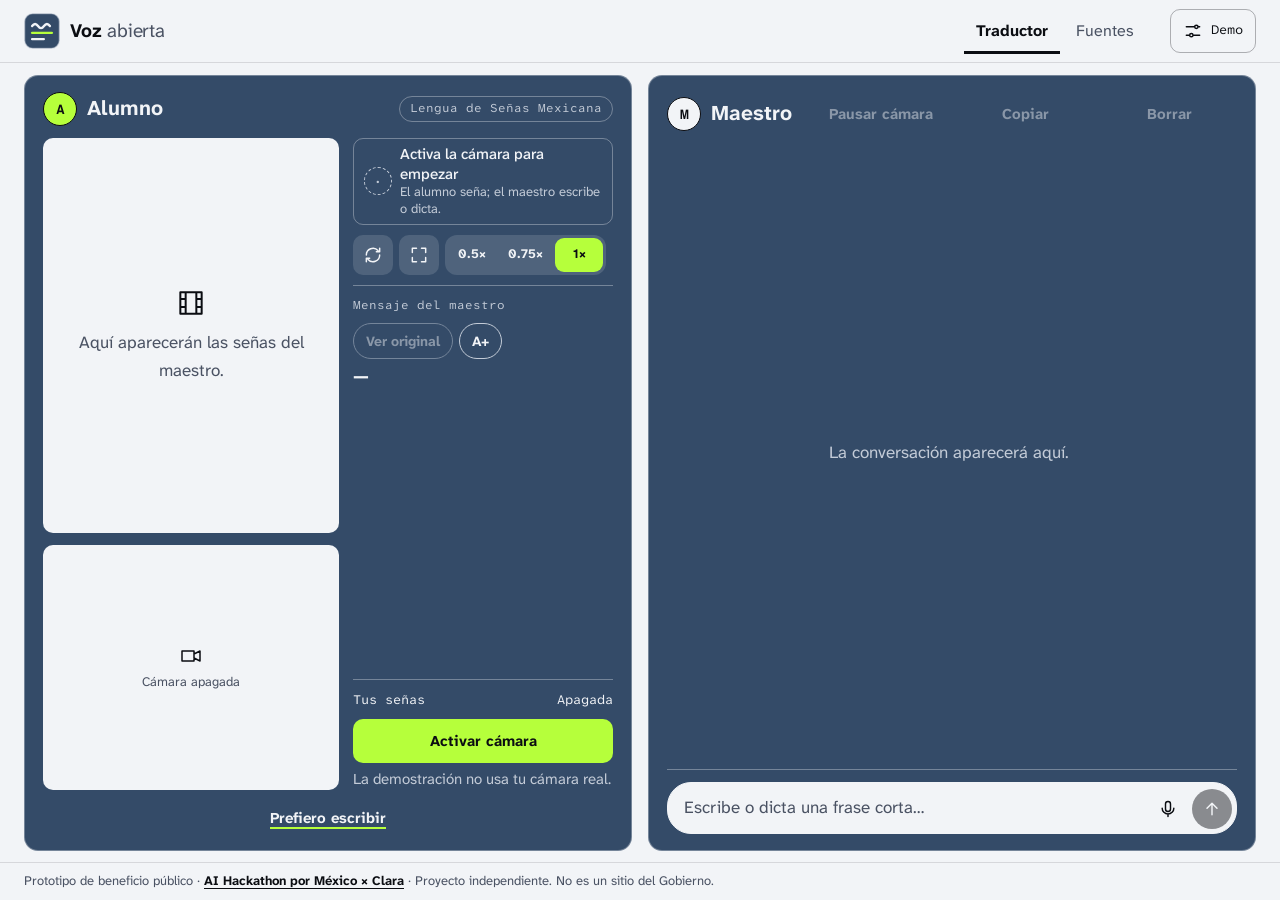
<file: frontend/index.html>
<!doctype html>
<html lang="es-MX">
<head>
  <meta charset="utf-8">
  <meta name="viewport" content="width=device-width, initial-scale=1">
  <title>Voz abierta · Traductor en vivo</title>
  <meta name="description" content="Traductor en vivo entre Lengua de Señas Mexicana y español para el salón de clases.">
  <link rel="icon" href="assets/img/logo.svg" type="image/svg+xml">
  <link rel="preconnect" href="https://fonts.googleapis.com">
  <link rel="preconnect" href="https://fonts.gstatic.com" crossorigin>
  <link rel="stylesheet" href="https://fonts.googleapis.com/css2?family=Atkinson+Hyperlegible+Mono:wght@400;500&family=Atkinson+Hyperlegible+Next:wght@400;500;700&display=swap">
  <link rel="stylesheet" href="css/main.css">
  <script type="importmap">
    {"imports":{"three":"/avatar/vendor/three/three.module.js","three/addons/":"/avatar/vendor/three/addons/"}}
  </script>
  <script type="module" src="js/main.js"></script>
</head>
<body class="page">

  <!-- ====================================================================
       Sprite de íconos · uso: <svg class="icon"><use href="#icon-mic"></use></svg>
       ==================================================================== -->
  <svg xmlns="http://www.w3.org/2000/svg" hidden>
    <symbol id="icon-mic" viewBox="0 0 24 24"><path d="M9 6a3 3 0 0 1 6 0v6a3 3 0 0 1-6 0zM5 11a7 7 0 0 0 14 0M12 18v3"/></symbol>
    <symbol id="icon-stop" viewBox="0 0 24 24"><path d="M8 8h8v8H8z"/></symbol>
    <symbol id="icon-send" viewBox="0 0 24 24"><path d="M12 19V5M6 11l6-6 6 6"/></symbol>
    <symbol id="icon-repeat" viewBox="0 0 24 24"><path d="M4 12a8 8 0 0 1 14-5.3M20 4v4h-4M20 12a8 8 0 0 1-14 5.3M4 20v-4h4"/></symbol>
    <symbol id="icon-expand" viewBox="0 0 24 24"><path d="M4 9V4h5M20 9V4h-5M4 15v5h5M20 15v5h-5"/></symbol>
    <symbol id="icon-animation" viewBox="0 0 24 24"><path d="M4 4h16v16H4zM8 4v16M16 4v16M4 9h4M4 15h4M16 9h4M16 15h4"/></symbol>
    <symbol id="icon-camera" viewBox="0 0 24 24"><path d="M3 7h12v10H3zM15 10l6-3v10l-6-3"/></symbol>
    <symbol id="icon-camera-off" viewBox="0 0 24 24"><path d="M3 3l18 18M3 7h9M15 10l6-3v10l-4-2M3 7v10h12"/></symbol>
    <symbol id="icon-pause" viewBox="0 0 24 24"><path d="M8 5v14M16 5v14"/></symbol>
    <symbol id="icon-eye-off" viewBox="0 0 24 24"><path d="M3 3l18 18M10.6 6.2A9.8 9.8 0 0 1 12 6c5 0 9 6 9 6a16 16 0 0 1-3 3.4M6.6 7.6C4.4 9.2 3 12 3 12s4 6 9 6a9 9 0 0 0 4-1"/></symbol>
    <symbol id="icon-alert" viewBox="0 0 24 24"><path d="M12 4 2.8 19.5h18.4L12 4zM12 10v4M12 17h.01"/></symbol>
    <symbol id="icon-check" viewBox="0 0 24 24"><path d="M5 12.5l4.5 4.5L19 7.5"/></symbol>
    <symbol id="icon-circle" viewBox="0 0 24 24"><path d="M3 12a9 9 0 1 0 18 0a9 9 0 1 0-18 0"/></symbol>
    <symbol id="icon-info" viewBox="0 0 24 24"><path d="M3 12a9 9 0 1 0 18 0a9 9 0 1 0-18 0M12 11v5M12 8h.01"/></symbol>
    <symbol id="icon-text" viewBox="0 0 24 24"><path d="M4 6h16M4 12h10M4 18h6"/></symbol>
    <symbol id="icon-wifi-off" viewBox="0 0 24 24"><path d="M3 3l18 18M8.5 16.5a5 5 0 0 1 7 0M5 13a10 10 0 0 1 5-2.7M14 10.3A10 10 0 0 1 19 13M2 9.5a15 15 0 0 1 4.5-2.8M12 20h.01"/></symbol>
    <symbol id="icon-sliders" viewBox="0 0 24 24"><path d="M4 7h10M18 7h2M4 17h4M12 17h8M14 7a2 2 0 1 0 4 0a2 2 0 1 0-4 0M8 17a2 2 0 1 0 4 0a2 2 0 1 0-4 0"/></symbol>
    <symbol id="icon-close" viewBox="0 0 24 24"><path d="M6 6l12 12M18 6 6 18"/></symbol>
  </svg>

  <a class="skip-link" href="#main">Saltar al traductor</a>

  <!-- ====================================================================
       Cabecera
       ==================================================================== -->
  <header class="header">
    <div class="header__inner container">
      <a class="brand" href="index.html" aria-label="Voz abierta, ir al traductor">
        <img class="brand__logo" src="assets/img/logo.svg" alt="" width="36" height="36">
        <span class="brand__name">Voz <span class="brand__accent">abierta</span></span>
      </a>
      <nav class="nav" aria-label="Principal">
        <a class="nav__link" href="index.html" aria-current="page">Traductor</a>
        <a class="nav__link" href="fuentes.html">Fuentes</a>
      </nav>
      <button class="demo-toggle" type="button" data-demo-toggle aria-expanded="false" aria-controls="demo-panel" hidden>
        <svg class="icon" aria-hidden="true"><use href="#icon-sliders"></use></svg>Demo
      </button>
    </div>
  </header>

  <!-- ====================================================================
       Traductor en vivo
       ==================================================================== -->
  <main id="main" class="live container" tabindex="-1">
    <h1 class="sr-only">Traductor en vivo entre alumno y maestro</h1>

    <div class="banner" data-offline-banner role="alert" hidden>
      <p class="banner__text">
        <svg class="icon" aria-hidden="true"><use href="#icon-wifi-off"></use></svg>
        Se perdió la conexión. La conversación se conserva.
      </p>
      <button class="button button--secondary button--sm" type="button" data-action="reconnect">Reintentar</button>
    </div>

    <div class="live__grid">

      <!-- ================================================================
           Panel del alumno (LSM)
           ================================================================ -->
      <section class="panel panel--alumno" aria-labelledby="alumno-title">
        <header class="panel__header">
          <h2 class="panel__title" id="alumno-title">
            <span class="avatar avatar--alumno" aria-hidden="true">A</span>Alumno
          </h2>
          <span class="badge badge--neutral">Lengua de Señas Mexicana</span>
        </header>

        <div class="alumno">
          <!-- Columna izquierda: animación + cámara (mismo ancho) -->
          <div class="alumno__media">
            <div class="stage" data-stage role="region" aria-label="Animación en LSM del mensaje del maestro">
              <div class="stage__avatar" data-stage-avatar hidden></div>
              <video class="stage__video" data-stage-video playsinline hidden></video>

              <div class="stage__view" data-stage-view="idle">
                <svg class="icon icon--lg" aria-hidden="true"><use href="#icon-animation"></use></svg>
                <p>Aquí aparecerán las señas del maestro.</p>
              </div>
              <div class="stage__view" data-stage-view="live" hidden>
                <span class="live-chip">Traduciendo en vivo</span>
                <span class="pulse-dot" aria-hidden="true"></span>
                <p class="stage__live-text" data-stage-live-text></p>
                <p class="stage__note">Las señas se generan mientras el maestro habla.</p>
              </div>
              <div class="stage__view" data-stage-view="generating" hidden>
                <span class="pulse-dot" aria-hidden="true"></span>
                <p class="stage__title">Preparando señas…</p>
              </div>
              <div class="stage__view" data-stage-view="unavailable" hidden>
                <svg class="icon icon--lg" aria-hidden="true"><use href="#icon-animation"></use></svg>
                <p class="stage__title">La animación aparecerá aquí.</p>
                <p class="stage__note">La animación no está disponible. Lee el mensaje en texto sencillo.</p>
              </div>
              <div class="stage__view" data-stage-view="error" hidden>
                <svg class="icon icon--lg" aria-hidden="true"><use href="#icon-alert"></use></svg>
                <p class="stage__title" role="alert">No pudimos generar las señas.</p>
                <button class="button button--secondary button--sm" type="button" data-action="retry-animation">Reintentar</button>
              </div>
            </div>

            <div class="camera" data-camera role="img" aria-label="Cámara apagada">
              <video class="camera__video" data-camera-video autoplay muted playsinline hidden></video>
              <span class="live-chip" data-camera-chip hidden></span>

              <div class="camera__view" data-camera-view="off">
                <svg class="icon" aria-hidden="true"><use href="#icon-camera"></use></svg>
                <span>Cámara apagada</span>
              </div>
              <div class="camera__view" data-camera-view="asking" hidden>
                <span class="pulse-dot" aria-hidden="true"></span>
                <span>Esperando permiso…</span>
              </div>
              <svg class="camera__guide" data-camera-view="video" viewBox="0 0 120 90" preserveAspectRatio="xMidYMax meet" aria-hidden="true" hidden>
                <circle cx="60" cy="34" r="14"/><path d="M24 90c2-22 18-32 36-32s34 10 36 32"/>
              </svg>
              <div data-camera-view="points" hidden>
                <svg class="camera__guide camera__guide--points" viewBox="0 0 120 90" preserveAspectRatio="xMidYMax meet" aria-hidden="true">
                  <circle cx="60" cy="30" r="2.5"/><circle cx="48" cy="62" r="2.5"/><circle cx="72" cy="62" r="2.5"/>
                  <circle cx="34" cy="74" r="2.5"/><circle cx="86" cy="74" r="2.5"/><circle cx="60" cy="52" r="2.5"/>
                </svg>
                <span class="camera__note">Solo puntos</span>
              </div>
              <div class="camera__view" data-camera-view="hidden" hidden>
                <svg class="icon" aria-hidden="true"><use href="#icon-eye-off"></use></svg>
                <span>Vista oculta</span>
              </div>
              <div class="camera__view" data-camera-view="paused" hidden>
                <svg class="icon" aria-hidden="true"><use href="#icon-pause"></use></svg>
                <span>En pausa</span>
              </div>
              <div class="camera__view" data-camera-view="unavailable" hidden>
                <svg class="icon" aria-hidden="true"><use href="#icon-alert"></use></svg>
                <span>Sin cámara</span>
              </div>
            </div>
          </div>

          <!-- Columna derecha: turno, controles, texto y estado de cámara -->
          <div class="alumno__info">
            <div class="turn" data-turn role="status" aria-live="polite">
              <span class="avatar avatar--sm avatar--neutral" data-turn-avatar aria-hidden="true">·</span>
              <p class="turn__text">
                <span data-turn-text>Activa la cámara para empezar</span>
                <span class="turn__sub" data-turn-sub></span>
              </p>
            </div>

            <div class="player-controls" role="group" aria-label="Controles de la animación">
              <button class="icon-button" type="button" data-action="repeat-animation" aria-label="Repetir animación" title="Repetir">
                <svg class="icon" aria-hidden="true"><use href="#icon-repeat"></use></svg>
              </button>
              <button class="icon-button" type="button" data-action="expand-animation" aria-label="Ampliar animación" title="Ampliar">
                <svg class="icon" aria-hidden="true"><use href="#icon-expand"></use></svg>
              </button>
              <div class="segmented" role="group" aria-label="Velocidad de la animación">
                <button class="segmented__option" type="button" data-speed="0.5" aria-pressed="false">0.5×</button>
                <button class="segmented__option" type="button" data-speed="0.75" aria-pressed="false">0.75×</button>
                <button class="segmented__option" type="button" data-speed="1" aria-pressed="true">1×</button>
              </div>
            </div>

            <div class="subtitle">
              <div class="subtitle__header">
                <span class="subtitle__label" data-subtitle-label>Mensaje del maestro</span>
                <div class="subtitle__tools">
                  <button class="chip" type="button" data-action="toggle-original" aria-pressed="false" disabled>Ver original</button>
                  <button class="chip" type="button" data-action="toggle-large-text" aria-pressed="false" aria-label="Agrandar texto del alumno">A+</button>
                </div>
              </div>
              <p class="subtitle__text" data-subtitle-text aria-live="polite">—</p>
            </div>

            <div class="confirm" data-confirm role="status" hidden>
              <div>
                <span class="confirm__label" data-confirm-label>Interpretando tus señas…</span>
                <p class="confirm__text" data-confirm-text></p>
              </div>
              <button class="button button--secondary button--sm" type="button" data-action="discard-signs">Cancelar</button>
              <div class="progress" data-confirm-progress aria-hidden="true" hidden></div>
            </div>

            <div class="camera-controls">
              <p class="camera-controls__header"><span>Tus señas</span><span data-camera-label>Apagada</span></p>

              <div class="camera-controls__group" data-camera-group="off">
                <button class="button button--primary button--sm button--block" type="button" data-action="camera-on">Activar cámara</button>
                <p class="hint" data-camera-demo-note hidden>La demostración no usa tu cámara real.</p>
              </div>
              <div class="camera-controls__group" data-camera-group="denied" hidden>
                <p class="hint hint--warn" role="alert">
                  <svg class="icon icon--sm" aria-hidden="true"><use href="#icon-alert"></use></svg>
                  Sin permiso para la cámara. Actívalo en el navegador.
                </p>
                <button class="button button--secondary button--sm button--block" type="button" data-action="camera-on">Reintentar</button>
              </div>
              <div class="camera-controls__group" data-camera-group="nocam" hidden>
                <p class="hint hint--warn" role="alert">
                  <svg class="icon icon--sm" aria-hidden="true"><use href="#icon-alert"></use></svg>
                  No encontramos una cámara. Puedes escribir.
                </p>
              </div>
              <div class="camera-controls__group" data-camera-group="active" hidden>
                <ul class="checklist" data-checklist aria-label="Estado de la cámara"></ul>
                <div class="segmented segmented--full" role="group" aria-label="Vista de la cámara">
                  <button class="segmented__option" type="button" data-camera-option="video" aria-pressed="true">Video</button>
                  <button class="segmented__option" type="button" data-camera-option="points" aria-pressed="false">Puntos</button>
                  <button class="segmented__option" type="button" data-camera-option="hidden" aria-pressed="false">Ocultar</button>
                </div>
                <button class="button button--tint button--xs" type="button" data-action="camera-toggle-pause" data-camera-pause-label>Pausar</button>
              </div>
            </div>
          </div>
        </div>

        <!-- Alternativa: el alumno puede escribir (no todas las personas sordas usan LSM) -->
        <footer class="panel__footer">
          <form class="writer" data-writer hidden>
            <label class="sr-only" for="alumno-input">Escribe para el maestro</label>
            <input class="writer__input" id="alumno-input" data-writer-input type="text" autocomplete="off" placeholder="Escribe para el maestro…">
            <button class="button button--primary button--sm" type="submit">Enviar</button>
          </form>
          <button class="text-button" type="button" data-action="toggle-writer" aria-expanded="false">Prefiero escribir</button>
        </footer>
      </section>

      <!-- ================================================================
           Panel del maestro (español)
           ================================================================ -->
      <section class="panel panel--maestro" aria-labelledby="maestro-title">
        <header class="panel__header">
          <h2 class="panel__title" id="maestro-title">
            <span class="avatar avatar--maestro" aria-hidden="true">M</span>Maestro
          </h2>
          <div class="button-group">
            <button class="button button--ghost button--sm" type="button" data-action="teacher-pause-camera" disabled>Pausar cámara</button>
            <button class="button button--ghost button--sm" type="button" data-action="copy-conversation" disabled>Copiar</button>
            <button class="button button--ghost button--sm" type="button" data-action="clear-conversation" disabled>Borrar</button>
          </div>
        </header>

        <ol class="conversation" data-conversation aria-label="Conversación" tabindex="0"></ol>

        <form class="composer" data-composer novalidate>
          <div class="composer__box">
            <label class="sr-only" for="composer-input">Escribe o dicta para el alumno</label>
            <textarea class="composer__input" id="composer-input" data-composer-input rows="1"
                      placeholder="Escribe o dicta una frase corta…"
                      aria-describedby="composer-feedback"></textarea>
            <button class="composer__button composer__mic" type="button" data-action="toggle-mic" aria-pressed="false" aria-label="Dictar con el micrófono" title="Dictar con el micrófono">
              <svg class="icon" aria-hidden="true"><use href="#icon-mic" data-mic-icon></use></svg>
            </button>
            <button class="composer__button composer__send" type="submit" data-composer-send aria-label="Enviar en señas" title="Enviar en señas" disabled>
              <svg class="icon" aria-hidden="true"><use href="#icon-send"></use></svg>
            </button>
          </div>
          <div class="composer__feedback" id="composer-feedback" data-composer-feedback></div>
          <div class="progress" data-composer-progress aria-hidden="true" hidden></div>
        </form>
      </section>
    </div>
  </main>

  <!-- ====================================================================
       Pie de página
       ==================================================================== -->
  <footer class="footer">
    <div class="footer__inner container">
      <p>Prototipo de beneficio público · <a class="footer__link" href="https://hackathon.clara.com/" target="_blank" rel="noopener">AI Hackathon por México × Clara</a> · Proyecto independiente. No es un sitio del Gobierno.</p>
    </div>
  </footer>

  <!-- Anuncios para lectores de pantalla -->
  <div class="sr-only" data-live-region aria-live="polite"></div>

  <!-- Mensaje temporal -->
  <div class="toast" data-toast role="status" hidden>
    <svg class="icon" aria-hidden="true"><use href="#icon-check" data-toast-icon></use></svg>
    <p class="toast__text" data-toast-text></p>
    <button class="button button--secondary button--xs" type="button" data-action="undo" data-toast-undo hidden>Deshacer</button>
    <button class="icon-button" type="button" data-action="close-toast" aria-label="Cerrar mensaje">
      <svg class="icon" aria-hidden="true"><use href="#icon-close"></use></svg>
    </button>
  </div>

  <!-- Plantilla de mensaje de la conversación -->
  <template id="message-template">
    <li class="message">
      <span class="avatar" data-message-avatar aria-hidden="true"></span>
      <div>
        <p class="message__meta">
          <span class="message__author" data-message-author></span>
          <span data-message-via></span>
          <span class="mono" data-message-time></span>
        </p>
        <p class="message__text" data-message-text></p>
        <p class="message__status" data-message-status hidden></p>
      </div>
    </li>
  </template>

  <!-- Controles de demostración (solo con CONFIG.DEMO_MODE) -->
  <aside class="demo" id="demo-panel" data-demo-panel aria-label="Controles de demostración" hidden>
    <div class="demo__header">
      <h2 class="demo__title">Controles de demostración</h2>
      <button class="icon-button icon-button--outline" type="button" data-demo-close aria-label="Cerrar controles">
        <svg class="icon" aria-hidden="true"><use href="#icon-close"></use></svg>
      </button>
    </div>
    <p class="hint">Simulan cámara, reconocimiento, dictado y animación.</p>
    <div class="demo__actions">
      <button class="demo__action" type="button" data-demo="signs">Simular señas</button>
      <button class="demo__action" type="button" data-demo="signs-fail">Señas no reconocidas</button>
      <button class="demo__action" type="button" data-demo="dictation">Simular dictado</button>
      <button class="demo__action" type="button" data-demo="mic-denied">Micrófono denegado</button>
      <button class="demo__action" type="button" data-demo="camera-denied">Permiso de cámara denegado</button>
      <button class="demo__action" type="button" data-demo="camera-none">Sin cámara</button>
      <button class="demo__action" type="button" data-demo="low-light">Falta luz</button>
      <button class="demo__action" type="button" data-demo="framing">Fuera de encuadre</button>
      <button class="demo__action" type="button" data-demo="offline">Perder conexión</button>
      <button class="demo__action" type="button" data-demo="example">Cargar ejemplo</button>
      <button class="demo__action" type="button" data-demo="reset">Reiniciar</button>
    </div>
    <label class="demo__option"><input type="checkbox" data-demo-fail-animation>La próxima animación falla</label>
  </aside>

</body>
</html>
</file>
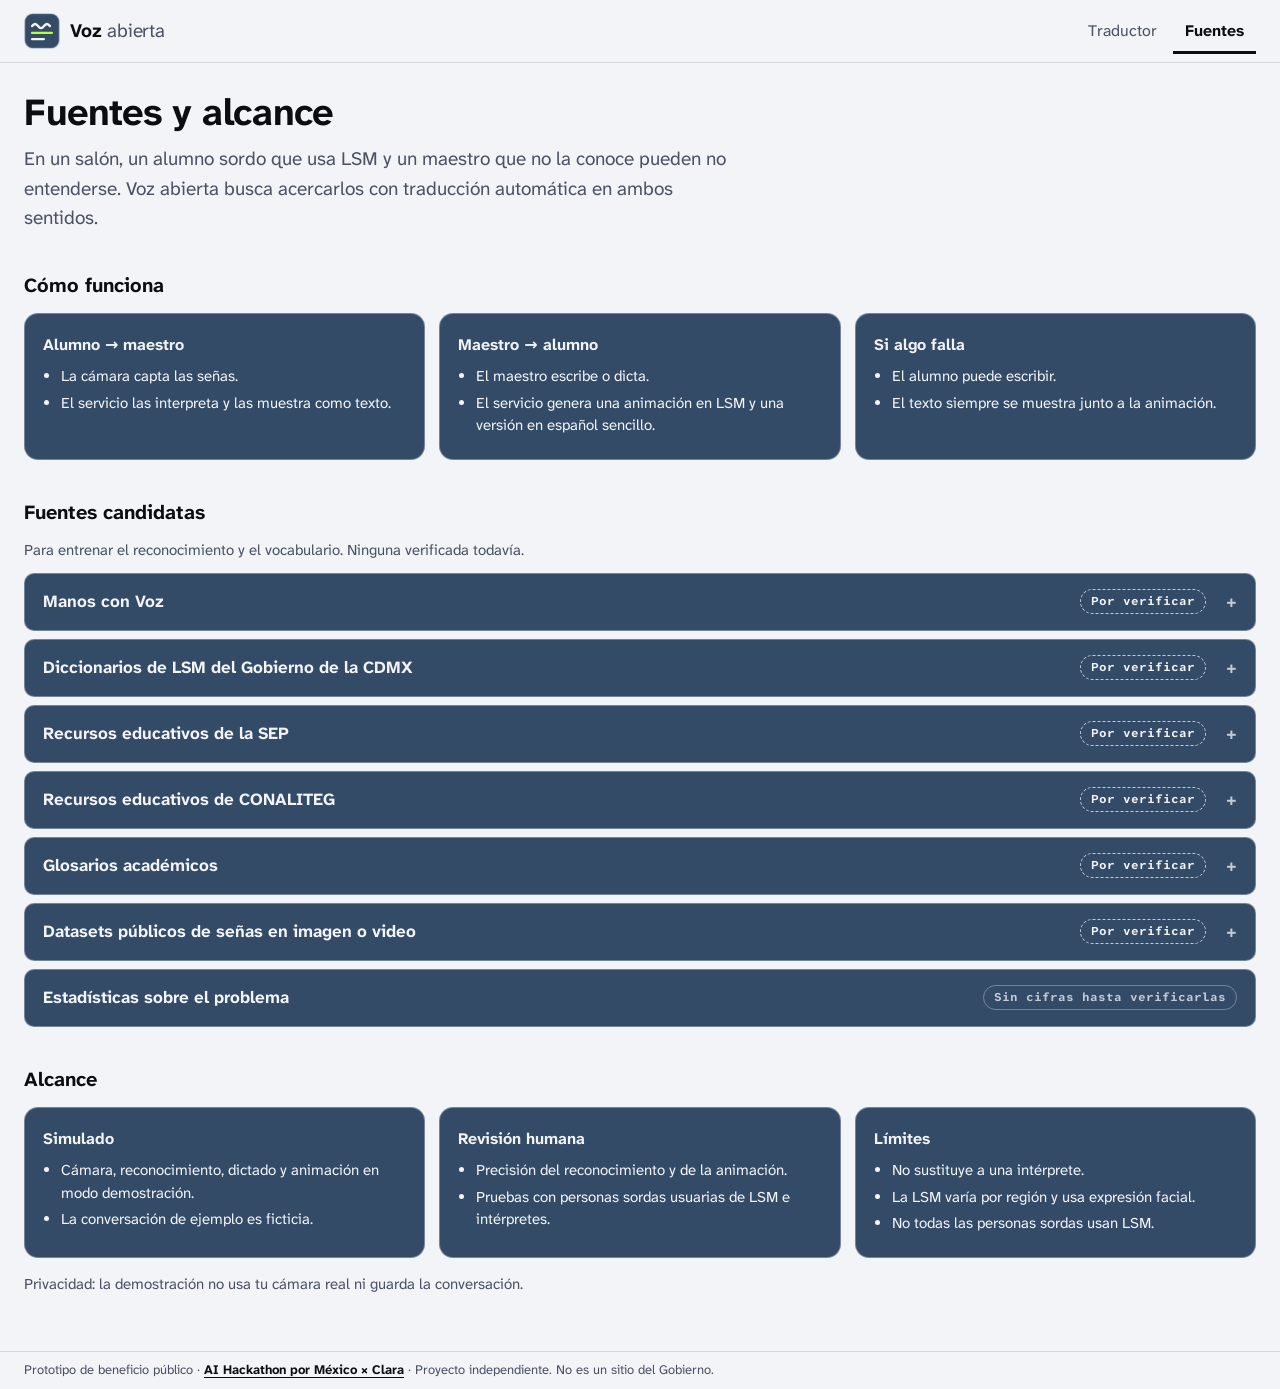
<file: frontend/fuentes.html>
<!doctype html>
<html lang="es-MX">
<head>
  <meta charset="utf-8">
  <meta name="viewport" content="width=device-width, initial-scale=1">
  <title>Voz abierta · Fuentes y alcance</title>
  <meta name="description" content="Cómo funciona Voz abierta, qué está simulado, sus límites y las fuentes candidatas.">
  <link rel="icon" href="assets/img/logo.svg" type="image/svg+xml">
  <link rel="preconnect" href="https://fonts.googleapis.com">
  <link rel="preconnect" href="https://fonts.gstatic.com" crossorigin>
  <link rel="stylesheet" href="https://fonts.googleapis.com/css2?family=Atkinson+Hyperlegible+Mono:wght@400;500&family=Atkinson+Hyperlegible+Next:wght@400;500;700&display=swap">
  <link rel="stylesheet" href="css/main.css">
</head>
<body class="page page--scroll">

  <a class="skip-link" href="#main">Saltar al contenido</a>

  <header class="header">
    <div class="header__inner container">
      <a class="brand" href="index.html" aria-label="Voz abierta, ir al traductor">
        <img class="brand__logo" src="assets/img/logo.svg" alt="" width="36" height="36">
        <span class="brand__name">Voz <span class="brand__accent">abierta</span></span>
      </a>
      <nav class="nav" aria-label="Principal">
        <a class="nav__link" href="index.html">Traductor</a>
        <a class="nav__link" href="fuentes.html" aria-current="page">Fuentes</a>
      </nav>
    </div>
  </header>

  <main id="main" class="content container" tabindex="-1">
    <div class="content__head">
      <h1 class="content__title">Fuentes y alcance</h1>
      <p class="content__lead">En un salón, un alumno sordo que usa LSM y un maestro que no la conoce pueden no entenderse. Voz abierta busca acercarlos con traducción automática en ambos sentidos.</p>
    </div>

    <!-- ================================================================
         Cómo funciona
         ================================================================ -->
    <h2 class="content__section-title">Cómo funciona</h2>
    <div class="info-grid">
      <article class="info-card">
        <h3 class="info-card__title">Alumno → maestro</h3>
        <ul class="info-card__list">
          <li>La cámara capta las señas.</li>
          <li>El servicio las interpreta y las muestra como texto.</li>
        </ul>
      </article>
      <article class="info-card">
        <h3 class="info-card__title">Maestro → alumno</h3>
        <ul class="info-card__list">
          <li>El maestro escribe o dicta.</li>
          <li>El servicio genera una animación en LSM y una versión en español sencillo.</li>
        </ul>
      </article>
      <article class="info-card">
        <h3 class="info-card__title">Si algo falla</h3>
        <ul class="info-card__list">
          <li>El alumno puede escribir.</li>
          <li>El texto siempre se muestra junto a la animación.</li>
        </ul>
      </article>
    </div>

    <!-- ================================================================
         Fuentes candidatas (ninguna verificada todavía)
         ================================================================ -->
    <h2 class="content__section-title">Fuentes candidatas</h2>
    <p class="hint content__intro">Para entrenar el reconocimiento y el vocabulario. Ninguna verificada todavía.</p>
    <ul class="source-list">
      <li class="source-list__item">
        <details>
          <summary class="source-list__summary">Manos con Voz <span class="badge badge--pending">Por verificar</span></summary>
          <dl class="data-grid">
            <div><dt class="data-grid__term">Institución o autor</dt><dd class="data-grid__value">Por verificar</dd></div>
            <div><dt class="data-grid__term">Enlace y página</dt><dd class="data-grid__value">Por verificar</dd></div>
            <div><dt class="data-grid__term">Fecha de consulta</dt><dd class="data-grid__value">Se registra al consultar</dd></div>
            <div><dt class="data-grid__term">Condiciones de uso</dt><dd class="data-grid__value">Por verificar</dd></div>
          </dl>
        </details>
      </li>
      <li class="source-list__item">
        <details>
          <summary class="source-list__summary">Diccionarios de LSM del Gobierno de la CDMX <span class="badge badge--pending">Por verificar</span></summary>
          <dl class="data-grid">
            <div><dt class="data-grid__term">Institución o autor</dt><dd class="data-grid__value">Por verificar</dd></div>
            <div><dt class="data-grid__term">Enlace y página</dt><dd class="data-grid__value">Por verificar</dd></div>
            <div><dt class="data-grid__term">Fecha de consulta</dt><dd class="data-grid__value">Se registra al consultar</dd></div>
            <div><dt class="data-grid__term">Condiciones de uso</dt><dd class="data-grid__value">Por verificar</dd></div>
          </dl>
        </details>
      </li>
      <li class="source-list__item">
        <details>
          <summary class="source-list__summary">Recursos educativos de la SEP <span class="badge badge--pending">Por verificar</span></summary>
          <dl class="data-grid">
            <div><dt class="data-grid__term">Institución o autor</dt><dd class="data-grid__value">Por verificar</dd></div>
            <div><dt class="data-grid__term">Enlace y página</dt><dd class="data-grid__value">Por verificar</dd></div>
            <div><dt class="data-grid__term">Fecha de consulta</dt><dd class="data-grid__value">Se registra al consultar</dd></div>
            <div><dt class="data-grid__term">Condiciones de uso</dt><dd class="data-grid__value">Por verificar</dd></div>
          </dl>
          <p class="hint source-list__note">Se revisa por separado de CONALITEG.</p>
        </details>
      </li>
      <li class="source-list__item">
        <details>
          <summary class="source-list__summary">Recursos educativos de CONALITEG <span class="badge badge--pending">Por verificar</span></summary>
          <dl class="data-grid">
            <div><dt class="data-grid__term">Institución o autor</dt><dd class="data-grid__value">Por verificar</dd></div>
            <div><dt class="data-grid__term">Enlace y página</dt><dd class="data-grid__value">Por verificar</dd></div>
            <div><dt class="data-grid__term">Fecha de consulta</dt><dd class="data-grid__value">Se registra al consultar</dd></div>
            <div><dt class="data-grid__term">Condiciones de uso</dt><dd class="data-grid__value">Por verificar</dd></div>
          </dl>
          <p class="hint source-list__note">Se revisa por separado de la SEP.</p>
        </details>
      </li>
      <li class="source-list__item">
        <details>
          <summary class="source-list__summary">Glosarios académicos <span class="badge badge--pending">Por verificar</span></summary>
          <dl class="data-grid">
            <div><dt class="data-grid__term">Institución o autor</dt><dd class="data-grid__value">Por verificar</dd></div>
            <div><dt class="data-grid__term">Enlace y página</dt><dd class="data-grid__value">Por verificar</dd></div>
            <div><dt class="data-grid__term">Fecha de consulta</dt><dd class="data-grid__value">Se registra al consultar</dd></div>
            <div><dt class="data-grid__term">Condiciones de uso</dt><dd class="data-grid__value">Por verificar</dd></div>
          </dl>
        </details>
      </li>
      <li class="source-list__item">
        <details>
          <summary class="source-list__summary">Datasets públicos de señas en imagen o video <span class="badge badge--pending">Por verificar</span></summary>
          <dl class="data-grid">
            <div><dt class="data-grid__term">Institución o autor</dt><dd class="data-grid__value">Por verificar</dd></div>
            <div><dt class="data-grid__term">Enlace y página</dt><dd class="data-grid__value">Por verificar</dd></div>
            <div><dt class="data-grid__term">Fecha de consulta</dt><dd class="data-grid__value">Se registra al consultar</dd></div>
            <div><dt class="data-grid__term">Condiciones de uso</dt><dd class="data-grid__value">Por verificar</dd></div>
          </dl>
          <p class="hint source-list__note">Kaggle o Roboflow solo alojan: se cita al autor real y su licencia.</p>
        </details>
      </li>
      <li class="source-list__item">
        <div class="source-list__summary source-list__summary--static">
          Estadísticas sobre el problema <span class="badge badge--neutral">Sin cifras hasta verificarlas</span>
        </div>
      </li>
    </ul>

    <!-- ================================================================
         Alcance
         ================================================================ -->
    <h2 class="content__section-title">Alcance</h2>
    <div class="info-grid">
      <article class="info-card">
        <h3 class="info-card__title">Simulado</h3>
        <ul class="info-card__list">
          <li>Cámara, reconocimiento, dictado y animación en modo demostración.</li>
          <li>La conversación de ejemplo es ficticia.</li>
        </ul>
      </article>
      <article class="info-card">
        <h3 class="info-card__title">Revisión humana</h3>
        <ul class="info-card__list">
          <li>Precisión del reconocimiento y de la animación.</li>
          <li>Pruebas con personas sordas usuarias de LSM e intérpretes.</li>
        </ul>
      </article>
      <article class="info-card">
        <h3 class="info-card__title">Límites</h3>
        <ul class="info-card__list">
          <li>No sustituye a una intérprete.</li>
          <li>La LSM varía por región y usa expresión facial.</li>
          <li>No todas las personas sordas usan LSM.</li>
        </ul>
      </article>
    </div>
    <p class="hint content__note">Privacidad: la demostración no usa tu cámara real ni guarda la conversación.</p>
  </main>

  <footer class="footer">
    <div class="footer__inner container">
      <p>Prototipo de beneficio público · <a class="footer__link" href="https://hackathon.clara.com/" target="_blank" rel="noopener">AI Hackathon por México × Clara</a> · Proyecto independiente. No es un sitio del Gobierno.</p>
    </div>
  </footer>

</body>
</html>
</file>
<file: frontend/css/main.css>
@charset "UTF-8";
*,
*::before,
*::after {
  box-sizing: border-box;
}

html {
  -webkit-text-size-adjust: 100%;
}

body,
h1,
h2,
h3,
p,
ol,
ul,
dl,
dd,
figure {
  margin: 0;
}

ol,
ul {
  padding: 0;
}

img,
svg,
video {
  display: block;
  max-width: 100%;
}

button,
input,
textarea,
select {
  font: inherit;
  color: inherit;
}

[hidden] {
  display: none !important;
}

.page {
  --fg: #0B0D12;
  --fg-2: #4A5263;
  --line: rgba(11, 13, 18, .12);
  --line-strong: rgba(11, 13, 18, .3);
  --ring: #0B0D12;
  --disabled: #6B7486;
  --tint: rgba(11, 13, 18, .06);
  --tint-hover: rgba(11, 13, 18, .12);
  min-height: 100vh;
  display: flex;
  flex-direction: column;
  font-family: "Atkinson Hyperlegible Next", "Atkinson Hyperlegible", system-ui, -apple-system, "Segoe UI", sans-serif;
  font-size: 17px;
  line-height: 1.6;
  color: var(--fg);
  background: #F2F4F7;
  -webkit-font-smoothing: antialiased;
}
@media (min-width: 1000px) and (min-height: 600px) {
  .page {
    height: 100vh;
    overflow: hidden;
  }
}

@media (min-width: 1000px) and (min-height: 600px) {
  .page--scroll {
    height: auto;
    overflow: visible;
  }
}

.container {
  width: 100%;
  max-width: 1320px;
  margin: 0 auto;
  padding: 0 24px;
}
@media (max-width: 560px) {
  .container {
    padding: 0 16px;
  }
}

.icon {
  width: 20px;
  height: 20px;
  flex: none;
  fill: none;
  stroke: currentColor;
  stroke-width: 1.75;
  stroke-linecap: round;
  stroke-linejoin: round;
}

.icon--sm {
  width: 16px;
  height: 16px;
}

.icon--lg {
  width: 32px;
  height: 32px;
  stroke-width: 1.5;
}

.mono {
  font-family: "Atkinson Hyperlegible Mono", ui-monospace, "SFMono-Regular", Menlo, monospace;
  font-size: 13px;
}

:focus-visible {
  outline: 3px solid var(--ring);
  outline-offset: 3px;
  border-radius: 6px;
}

.sr-only {
  position: absolute;
  width: 1px;
  height: 1px;
  padding: 0;
  margin: -1px;
  overflow: hidden;
  clip: rect(0 0 0 0);
  white-space: nowrap;
  border: 0;
}

.skip-link {
  position: absolute;
  top: -100px;
  left: 16px;
  z-index: 100;
  padding: 8px 16px;
  background: #0B0D12;
  color: #F2F4F7;
  border-radius: 10px;
  font-weight: 700;
}
.skip-link:focus {
  top: 8px;
}

@media (prefers-reduced-motion: reduce) {
  *,
  *::before,
  *::after {
    animation-duration: 0.01ms !important;
    animation-iteration-count: 1 !important;
    transition-duration: 0.01ms !important;
  }
}
.header {
  position: sticky;
  top: 0;
  z-index: 20;
  flex: none;
  background: #F2F4F7;
  border-bottom: 1px solid var(--line);
}
@media (min-width: 1000px) and (min-height: 600px) {
  .header {
    position: static;
  }
}

.header__inner {
  display: flex;
  flex-wrap: wrap;
  align-items: center;
  gap: 8px 24px;
  padding-top: 8px;
  padding-bottom: 8px;
}

.brand {
  display: inline-flex;
  align-items: center;
  gap: 10px;
  min-height: 44px;
  color: var(--fg);
  text-decoration: none;
}

.brand__logo {
  width: 36px;
  height: 36px;
}

.brand__name {
  font-weight: 700;
  font-size: 19px;
  letter-spacing: -0.01em;
}

.brand__accent {
  font-weight: 400;
  color: var(--fg-2);
}

.nav {
  display: flex;
  flex-wrap: wrap;
  gap: 4px;
  margin-left: auto;
}

.nav__link {
  display: inline-flex;
  align-items: center;
  min-height: 44px;
  padding: 10px 12px 7px;
  border-bottom: 3px solid transparent;
  font-size: 16px;
  color: var(--fg-2);
  text-decoration: none;
}
.nav__link:hover {
  color: var(--fg);
}
.nav__link[aria-current=page] {
  color: var(--fg);
  font-weight: 700;
  border-bottom-color: var(--fg);
}

.demo-toggle {
  font: inherit;
  color: inherit;
  background: none;
  border: 0;
  padding: 0;
  cursor: pointer;
  display: inline-flex;
  align-items: center;
  gap: 8px;
  min-height: 44px;
  padding: 6px 12px;
  border: 1px solid var(--line-strong);
  border-radius: 10px;
  font-family: "Atkinson Hyperlegible Mono", ui-monospace, "SFMono-Regular", Menlo, monospace;
  font-size: 13px;
}
.demo-toggle[aria-expanded=true] {
  border-color: var(--fg);
}

.footer {
  flex: none;
  border-top: 1px solid var(--line);
}

.footer__inner {
  display: flex;
  flex-wrap: wrap;
  align-items: center;
  justify-content: space-between;
  gap: 4px 24px;
  padding-top: 8px;
  padding-bottom: 8px;
  font-size: 13px;
  color: var(--fg-2);
}

.footer__link {
  color: var(--fg);
  font-weight: 700;
  text-underline-offset: 3px;
}

.live {
  flex: 1 0 auto;
  display: flex;
  flex-direction: column;
}
@media (min-width: 1000px) and (min-height: 600px) {
  .live {
    flex: 1 1 auto;
    min-height: 0;
  }
}

.live__grid {
  display: grid;
  gap: 16px;
  padding-top: 12px;
  padding-bottom: 24px;
}
@media (min-width: 1000px) {
  .live__grid {
    grid-template-columns: minmax(0, 1fr) minmax(0, 1fr);
  }
}
@media (min-width: 1000px) and (min-height: 600px) {
  .live__grid {
    flex: 1 1 auto;
    min-height: 0;
    grid-template-rows: minmax(0, 1fr);
    padding-bottom: 12px;
  }
}

.content {
  flex: 1 0 auto;
  padding-top: 28px;
  padding-bottom: 56px;
}

.content__head {
  display: flex;
  flex-direction: column;
  gap: 10px;
  margin-bottom: 24px;
}

.content__title {
  font-weight: 700;
  font-size: clamp(28px, 4vw, 38px);
  line-height: 1.15;
  letter-spacing: -0.01em;
}

.content__lead {
  max-width: 60ch;
  font-size: 19px;
  line-height: 1.55;
  color: var(--fg-2);
}

.content__section-title {
  margin: 36px 0 12px;
  font-weight: 700;
  font-size: 20px;
}

.content__intro {
  margin-bottom: 12px;
}

.content__note {
  margin-top: 16px;
}

.button {
  font: inherit;
  color: inherit;
  background: none;
  border: 0;
  padding: 0;
  cursor: pointer;
  display: inline-flex;
  align-items: center;
  justify-content: center;
  gap: 10px;
  min-height: 48px;
  padding: 12px 22px;
  border: 2px solid transparent;
  border-radius: 10px;
  font-weight: 700;
  font-size: 17px;
  line-height: 1.2;
  text-decoration: none;
  transition: background-color 0.15s, border-color 0.15s;
}
.button[disabled] {
  opacity: 0.45;
  cursor: not-allowed;
}

.button--primary {
  background: #B6FF3B;
  color: #0B0D12;
}
.button--primary:hover:not([disabled]) {
  background: #CCFF7A;
}

.button--secondary {
  color: var(--fg);
  border-color: var(--fg-2);
}
.button--secondary:hover:not([disabled]) {
  border-color: var(--fg);
}

.button--ghost {
  color: var(--fg);
  padding: 10px 14px;
}
.button--ghost:hover:not([disabled]) {
  background: var(--tint);
}

.button--tint {
  color: var(--fg);
  background: var(--tint);
  border: 0;
}
.button--tint:hover:not([disabled]) {
  background: var(--tint-hover);
}

.button--sm {
  min-height: 44px;
  padding: 8px 14px;
  font-size: 15px;
}

.button--xs {
  min-height: 36px;
  padding: 6px 12px;
  border-radius: 9px;
  font-size: 13px;
}

.button--block {
  width: 100%;
}

.button-group {
  display: grid;
  grid-auto-flow: column;
  grid-auto-columns: 1fr;
  gap: 8px;
}
.button-group > .button {
  width: 100%;
}

.text-button {
  font: inherit;
  color: inherit;
  background: none;
  border: 0;
  padding: 0;
  cursor: pointer;
  padding: 4px 0;
  font-weight: 700;
  font-size: 15px;
  color: var(--fg);
  text-decoration: underline;
  text-decoration-color: var(--ring);
  text-decoration-thickness: 2px;
  text-underline-offset: 4px;
}

.icon-button {
  font: inherit;
  color: inherit;
  background: none;
  border: 0;
  padding: 0;
  cursor: pointer;
  display: grid;
  place-items: center;
  flex: none;
  width: 40px;
  height: 40px;
  border-radius: 10px;
  background: var(--tint);
  color: var(--fg);
}
.icon-button:hover:not([disabled]) {
  background: var(--tint-hover);
}
.icon-button[disabled] {
  opacity: 0.45;
  cursor: not-allowed;
}

.icon-button--outline {
  background: transparent;
  border: 1px solid var(--fg-2);
}

.segmented {
  display: inline-flex;
  gap: 2px;
  padding: 3px;
  border-radius: 12px;
  background: var(--tint);
}

.segmented__option {
  font: inherit;
  color: inherit;
  background: none;
  border: 0;
  padding: 0;
  cursor: pointer;
  min-width: 48px;
  height: 34px;
  padding: 0 10px;
  border-radius: 9px;
  font-weight: 700;
  font-size: 13px;
  color: var(--fg);
}
.segmented__option:hover:not([aria-pressed=true]):not([disabled]) {
  background: var(--tint);
}
.segmented__option[aria-pressed=true] {
  background: #B6FF3B;
  color: #0B0D12;
}
.segmented__option[disabled] {
  opacity: 0.45;
  cursor: not-allowed;
}

.segmented--full {
  display: grid;
  grid-template-columns: repeat(var(--segments, 3), minmax(0, 1fr));
  border-radius: 10px;
}
.segmented--full .segmented__option {
  min-width: 0;
  height: 30px;
  padding: 0 4px;
  border-radius: 8px;
}

.chip {
  display: inline-flex;
  align-items: center;
  justify-content: center;
  gap: 8px;
  min-height: 36px;
  padding: 4px 12px;
  border: 1px solid var(--fg-2);
  border-radius: 999px;
  background: transparent;
  font-weight: 700;
  font-size: 14px;
  color: var(--fg);
  cursor: pointer;
}
.chip:hover:not([disabled]) {
  border-color: var(--ring);
}
.chip[aria-pressed=true] {
  background: #B6FF3B;
  border-color: #B6FF3B;
  color: #0B0D12;
}
.chip[disabled] {
  opacity: 0.45;
  cursor: not-allowed;
}

.badge {
  display: inline-flex;
  align-items: center;
  gap: 6px;
  padding: 4px 10px;
  border: 1px solid var(--fg-2);
  border-radius: 999px;
  font-family: "Atkinson Hyperlegible Mono", ui-monospace, "SFMono-Regular", Menlo, monospace;
  font-size: 12px;
  line-height: 1.3;
  color: var(--fg);
  white-space: nowrap;
}

.badge--pending {
  border-style: dashed;
}

.badge--neutral {
  border-color: var(--line-strong);
  color: var(--fg-2);
}

.live-chip {
  position: absolute;
  top: 10px;
  left: 10px;
  display: inline-flex;
  align-items: center;
  gap: 6px;
  padding: 3px 9px;
  border: 1px solid #B6FF3B;
  border-radius: 999px;
  background: #0B0D12;
  color: #F2F4F7;
  font-family: "Atkinson Hyperlegible Mono", ui-monospace, "SFMono-Regular", Menlo, monospace;
  font-size: 11px;
}
.live-chip::before {
  content: "";
  width: 8px;
  height: 8px;
  border-radius: 50%;
  background: #B6FF3B;
}

.live-chip--idle {
  border-color: #C3CBD7;
}
.live-chip--idle::before {
  background: transparent;
  border: 1.5px solid #C3CBD7;
}

.avatar {
  display: grid;
  place-items: center;
  flex: none;
  width: 34px;
  height: 34px;
  border-radius: 50%;
  font-family: "Atkinson Hyperlegible Mono", ui-monospace, "SFMono-Regular", Menlo, monospace;
  font-weight: 700;
  font-size: 14px;
}

.avatar--alumno {
  background: #B6FF3B;
  color: #0B0D12;
  border: 1.5px solid #0B0D12;
}

.avatar--maestro {
  background: #F2F4F7;
  color: #0B0D12;
  border: 1.5px solid #0B0D12;
}

.avatar--system {
  color: var(--fg);
  border: 2px solid var(--fg);
}

.avatar--neutral {
  color: var(--fg-2);
  border: 1px dashed var(--fg-2);
}

.avatar--sm {
  width: 28px;
  height: 28px;
  font-size: 12px;
}

.hint {
  display: flex;
  align-items: center;
  gap: 8px;
  font-size: 15px;
  line-height: 1.4;
  color: var(--fg-2);
}

.hint--warn {
  font-weight: 700;
  color: var(--fg);
}

.banner {
  display: flex;
  flex-wrap: wrap;
  align-items: center;
  justify-content: space-between;
  gap: 10px 16px;
  margin-top: 16px;
  padding: 10px 16px;
  border: 2px solid var(--fg);
  border-radius: 10px;
  font-weight: 700;
}

.banner__text {
  display: flex;
  align-items: center;
  gap: 10px;
}

.toast {
  --fg: #F2F4F7;
  --fg-2: #C3CBD7;
  --line: rgba(242, 244, 247, .18);
  --line-strong: rgba(242, 244, 247, .34);
  --ring: #B6FF3B;
  --disabled: #AEB7C6;
  --tint: rgba(242, 244, 247, .14);
  --tint-hover: rgba(242, 244, 247, .26);
  background: #344B68;
  color: var(--fg);
  position: fixed;
  left: 50%;
  bottom: 24px;
  z-index: 50;
  display: flex;
  align-items: center;
  gap: 12px;
  width: min(520px, 100% - 32px);
  padding: 10px 10px 10px 16px;
  border: 1px solid var(--fg-2);
  border-radius: 10px;
  transform: translateX(-50%);
}

.toast--warn {
  border: 2px solid var(--fg);
}

.toast__text {
  flex: 1;
  font-size: 16px;
  line-height: 1.4;
}

.panel {
  --fg: #F2F4F7;
  --fg-2: #C3CBD7;
  --line: rgba(242, 244, 247, .18);
  --line-strong: rgba(242, 244, 247, .34);
  --ring: #B6FF3B;
  --disabled: #AEB7C6;
  --tint: rgba(242, 244, 247, .14);
  --tint-hover: rgba(242, 244, 247, .26);
  background: #344B68;
  color: var(--fg);
  display: flex;
  flex-direction: column;
  gap: 12px;
  min-width: 0;
  padding: 16px 18px;
  border: 1px solid var(--line-strong);
  border-radius: 14px;
  container-type: inline-size;
  container-name: panel;
}
@media (max-width: 560px) {
  .panel {
    padding: 14px;
  }
}
@media (min-width: 1000px) and (min-height: 600px) {
  .panel {
    height: 100%;
    min-height: 0;
    overflow-y: auto;
  }
}

.panel__header {
  display: flex;
  flex-wrap: wrap;
  align-items: center;
  justify-content: space-between;
  gap: 10px;
}

.panel__title {
  display: flex;
  align-items: center;
  gap: 10px;
  font-weight: 700;
  font-size: 21px;
  line-height: 1.2;
}

.panel__footer {
  display: flex;
  flex-direction: column;
  gap: 8px;
}

.alumno {
  display: flex;
  flex-direction: column;
  gap: 14px;
  min-height: 0;
}
@container panel (min-width: 520px) {
  .alumno {
    flex-direction: row;
    align-items: stretch;
  }
}
@media (min-width: 1000px) and (min-height: 600px) {
  .alumno {
    flex: 1 1 auto;
    min-height: 220px;
    flex-direction: row;
    align-items: stretch;
  }
}

.alumno__media {
  display: flex;
  flex-direction: column;
  gap: 12px;
  min-width: 0;
}
@container panel (min-width: 520px) {
  .alumno__media {
    flex: 0 0 52%;
  }
}
@media (min-width: 1000px) and (min-height: 600px) {
  .alumno__media {
    flex: 0 0 52%;
    min-height: 0;
  }
}

.alumno__info {
  display: flex;
  flex-direction: column;
  gap: 10px;
  min-width: 0;
}
@container panel (min-width: 520px) {
  .alumno__info {
    flex: 1 1 0;
  }
}
@media (min-width: 1000px) and (min-height: 600px) {
  .alumno__info {
    flex: 1 1 0;
    min-height: 0;
    overflow-y: auto;
  }
}

.player-controls {
  display: flex;
  flex-wrap: wrap;
  align-items: center;
  gap: 6px;
}

.stage {
  --fg: #0B0D12;
  --fg-2: #4A5263;
  --line: rgba(11, 13, 18, .12);
  --line-strong: rgba(11, 13, 18, .3);
  --ring: #0B0D12;
  --disabled: #6B7486;
  --tint: rgba(11, 13, 18, .06);
  --tint-hover: rgba(11, 13, 18, .12);
  position: relative;
  display: flex;
  flex-direction: column;
  align-items: center;
  justify-content: center;
  width: 100%;
  aspect-ratio: 3/4;
  max-height: 70vh;
  overflow: hidden;
  padding: 16px;
  border: 2px solid transparent;
  border-radius: 10px;
  background: #F2F4F7;
  color: var(--fg-2);
  text-align: center;
}
@container panel (min-width: 520px) {
  .stage {
    max-height: none;
  }
}
@media (min-width: 1000px) and (min-height: 600px) {
  .stage {
    flex: 0 1 auto;
    min-height: 160px;
  }
}

.stage--live {
  border-color: #0B0D12;
  color: var(--fg);
}

.stage--error {
  color: var(--fg);
  box-shadow: inset 0 0 0 2px #0B0D12;
}

.stage__avatar {
  position: absolute;
  inset: 0;
}
.stage__avatar canvas {
  display: block;
  width: 100%;
  height: 100%;
  cursor: grab;
}

.stage__view {
  display: flex;
  flex-direction: column;
  align-items: center;
  gap: 10px;
}
.stage__view .icon {
  color: var(--fg);
}

.stage__title {
  font-weight: 700;
  color: var(--fg);
}

.stage__note {
  font-size: 15px;
  line-height: 1.5;
}

.stage__live-text {
  max-width: 28ch;
  font-weight: 700;
  font-size: 18px;
  line-height: 1.4;
  color: var(--fg);
}

.stage__video {
  position: absolute;
  inset: 0;
  width: 100%;
  height: 100%;
  object-fit: contain;
  background: #F2F4F7;
}

.pulse-dot {
  width: 10px;
  height: 10px;
  flex: none;
  border-radius: 50%;
  background: var(--fg);
  animation: pulse-dot 1.6s ease-in-out infinite;
}

@keyframes pulse-dot {
  0%, 100% {
    opacity: 0.35;
  }
  50% {
    opacity: 1;
  }
}
.camera {
  --fg: #0B0D12;
  --fg-2: #4A5263;
  --line: rgba(11, 13, 18, .12);
  --line-strong: rgba(11, 13, 18, .3);
  --ring: #0B0D12;
  --disabled: #6B7486;
  --tint: rgba(11, 13, 18, .06);
  --tint-hover: rgba(11, 13, 18, .12);
  position: relative;
  display: flex;
  flex-direction: column;
  align-items: center;
  justify-content: center;
  gap: 6px;
  width: 100%;
  aspect-ratio: 4/3;
  overflow: hidden;
  padding: 10px;
  border-radius: 10px;
  background: #F2F4F7;
  color: var(--fg-2);
  font-size: 13px;
  line-height: 1.3;
  text-align: center;
}
.camera .icon {
  width: 24px;
  height: 24px;
  stroke-width: 1.5;
  color: var(--fg);
}
@media (min-width: 1000px) and (min-height: 600px) {
  .camera {
    flex: 1 1 auto;
    min-height: 96px;
    aspect-ratio: auto;
  }
}

.camera--active {
  --fg: #F2F4F7;
  --fg-2: #C3CBD7;
  --ring: #B6FF3B;
  background: #0B0D12;
  color: var(--fg-2);
}

.camera--warn {
  color: var(--fg);
  font-weight: 700;
  box-shadow: inset 0 0 0 2px #0B0D12;
}

.camera__view {
  display: flex;
  flex-direction: column;
  align-items: center;
  gap: 6px;
}

.camera__video {
  position: absolute;
  inset: 0;
  width: 100%;
  height: 100%;
  object-fit: contain;
  transform: scaleX(-1);
}

.camera__guide {
  position: absolute;
  inset: 22px 14px 0;
  width: calc(100% - 28px);
  height: calc(100% - 22px);
  fill: none;
  stroke: #C3CBD7;
  stroke-width: 1.5;
  stroke-dasharray: 4 4;
  pointer-events: none;
}

.camera__guide--points {
  stroke: none;
  fill: #B6FF3B;
}

.camera__note {
  position: absolute;
  right: 8px;
  bottom: 6px;
  font-family: "Atkinson Hyperlegible Mono", ui-monospace, "SFMono-Regular", Menlo, monospace;
  font-size: 11px;
  color: #C3CBD7;
}

.turn {
  display: flex;
  align-items: center;
  gap: 8px;
  padding: 6px 10px;
  border: 1px solid var(--line-strong);
  border-radius: 10px;
  font-weight: 500;
  font-size: 15px;
  line-height: 1.3;
  color: var(--fg);
}

.turn--alumno {
  border: 2px solid #B6FF3B;
  font-weight: 700;
}

.turn--maestro {
  border: 2px solid var(--fg);
  font-weight: 700;
}

.turn__text {
  flex: 1;
}

.turn__sub {
  display: block;
  font-weight: 400;
  font-size: 13px;
  color: var(--fg-2);
}

.subtitle {
  padding-top: 10px;
  border-top: 1px solid var(--line-strong);
}

.subtitle__header {
  display: flex;
  flex-wrap: wrap;
  align-items: center;
  justify-content: space-between;
  gap: 8px;
  margin-bottom: 4px;
}

.subtitle__label {
  font-family: "Atkinson Hyperlegible Mono", ui-monospace, "SFMono-Regular", Menlo, monospace;
  font-size: 12px;
  color: var(--fg-2);
}

.subtitle__tools {
  display: flex;
  gap: 6px;
}

.subtitle__text {
  min-height: 1.4em;
  font-weight: 700;
  font-size: 19px;
  line-height: 1.4;
  color: var(--fg);
}

.subtitle__text--large {
  font-size: 26px;
  line-height: 1.35;
}

.confirm {
  display: grid;
  grid-template-columns: minmax(0, 1fr) auto;
  align-items: center;
  gap: 8px 12px;
  padding: 10px 12px;
  border: 2px solid #B6FF3B;
  border-radius: 10px;
}

.confirm__label {
  display: block;
  font-family: "Atkinson Hyperlegible Mono", ui-monospace, "SFMono-Regular", Menlo, monospace;
  font-size: 12px;
  color: var(--fg-2);
}

.confirm__text {
  font-weight: 700;
  font-size: 19px;
  line-height: 1.35;
}

.confirm__text--large {
  font-size: 24px;
}

.progress {
  grid-column: 1/-1;
  height: 4px;
  overflow: hidden;
  border-radius: 4px;
  background: var(--line-strong);
}
.progress::before {
  content: "";
  display: block;
  width: 0;
  height: 100%;
  background: #B6FF3B;
  animation: progress-fill 1400ms linear forwards;
}

@keyframes progress-fill {
  to {
    width: 100%;
  }
}
.camera-controls {
  display: flex;
  flex-direction: column;
  gap: 8px;
  margin-top: auto;
  padding-top: 10px;
  border-top: 1px solid var(--line-strong);
}

.camera-controls__header {
  display: flex;
  justify-content: space-between;
  gap: 8px;
  font-family: "Atkinson Hyperlegible Mono", ui-monospace, "SFMono-Regular", Menlo, monospace;
  font-size: 13px;
}

.camera-controls__group {
  display: flex;
  flex-direction: column;
  gap: 6px;
}

.checklist {
  display: grid;
  gap: 3px;
  list-style: none;
}

.checklist__item {
  display: flex;
  align-items: center;
  gap: 8px;
  font-size: 14px;
  line-height: 1.35;
  color: var(--fg);
}

.checklist__item--idle {
  color: var(--fg-2);
}

.checklist__item--warn {
  font-weight: 700;
  text-decoration: underline dotted;
  text-underline-offset: 3px;
}

.conversation {
  display: flex;
  flex-direction: column;
  gap: 14px;
  height: 380px;
  overflow-y: auto;
  padding: 4px 6px 4px 0;
  list-style: none;
}
@media (min-width: 1000px) and (min-height: 600px) {
  .conversation {
    flex: 1 1 auto;
    height: auto;
    min-height: 0;
  }
}

.conversation__empty {
  display: flex;
  flex-direction: column;
  align-items: center;
  gap: 8px;
  margin: auto;
  padding: 24px;
  color: var(--fg-2);
  text-align: center;
}

.message {
  display: grid;
  grid-template-columns: 34px minmax(0, 1fr);
  align-items: start;
  gap: 12px;
}

.message__meta {
  display: flex;
  flex-wrap: wrap;
  align-items: baseline;
  gap: 2px 10px;
  font-size: 13px;
  color: var(--fg-2);
}

.message__author {
  font-weight: 700;
  font-size: 15px;
  color: var(--fg);
}

.message__text {
  margin-top: 2px;
  font-size: 18px;
  line-height: 1.45;
  overflow-wrap: anywhere;
}

.message__status {
  margin-top: 4px;
  font-size: 13px;
  color: var(--fg-2);
}

.message__action {
  margin-top: 4px;
}

.message--interim .message__text {
  font-style: italic;
  color: var(--fg-2);
}

.message--system .message__text {
  font-weight: 700;
  font-size: 16px;
}

.composer {
  display: flex;
  flex-direction: column;
  gap: 8px;
  padding-top: 12px;
  border-top: 1px solid var(--line-strong);
}

.composer__box {
  display: flex;
  align-items: flex-end;
  gap: 4px;
  padding: 4px 4px 4px 16px;
  border: 1.5px solid #F2F4F7;
  border-radius: 24px;
  background: #F2F4F7;
}
.composer__box:focus-within {
  outline: 3px solid #B6FF3B;
  outline-offset: 2px;
}

.composer--listening .composer__box {
  border-style: dashed;
  border-color: #0B0D12;
}

.composer--invalid .composer__box {
  box-shadow: inset 0 0 0 2px #0B0D12;
}

.composer__input {
  flex: 1;
  min-width: 0;
  height: 42px;
  max-height: 160px;
  padding: 9px 0;
  overflow-y: auto;
  border: 0;
  background: transparent;
  font-size: 17px;
  line-height: 1.4;
  color: #0B0D12;
  resize: none;
}
.composer__input::placeholder {
  overflow: hidden;
  white-space: nowrap;
  text-overflow: ellipsis;
  color: #4A5263;
}
.composer__input:focus-visible {
  outline: none;
}

.composer__button {
  font: inherit;
  color: inherit;
  background: none;
  border: 0;
  padding: 0;
  cursor: pointer;
  display: grid;
  place-items: center;
  flex: none;
  width: 40px;
  height: 40px;
  border-radius: 50%;
  color: #0B0D12;
}
.composer__button:hover:not([disabled]) {
  background: rgba(11, 13, 18, 0.08);
}
.composer__button:focus-visible {
  outline: 3px solid #0B0D12;
  outline-offset: 1px;
  border-radius: 50%;
}
.composer__button[disabled] {
  opacity: 0.45;
  cursor: not-allowed;
}

.composer__mic[aria-pressed=true] {
  background: #0B0D12;
  color: #B6FF3B;
}

.composer__send {
  background: #0B0D12;
  color: #F2F4F7;
}
.composer__send:hover:not([disabled]) {
  background: #2A2E38;
}

.composer__feedback {
  display: flex;
  flex-wrap: wrap;
  align-items: center;
  gap: 4px 16px;
}
.composer__feedback:empty {
  display: none;
}

.writer {
  display: grid;
  grid-template-columns: minmax(0, 1fr) auto;
  align-items: center;
  gap: 10px;
}

.writer__input {
  width: 100%;
  min-height: 44px;
  padding: 10px 14px;
  border: 1.5px solid #F2F4F7;
  border-radius: 10px;
  background: #F2F4F7;
  color: #0B0D12;
  font-size: 17px;
}
.writer__input::placeholder {
  color: #4A5263;
}
.writer__input:focus-visible {
  outline: 3px solid #B6FF3B;
  outline-offset: 2px;
}

.info-grid {
  display: grid;
  grid-template-columns: repeat(auto-fit, minmax(min(240px, 100%), 1fr));
  gap: 14px;
}

.info-card {
  --fg: #F2F4F7;
  --fg-2: #C3CBD7;
  --line: rgba(242, 244, 247, .18);
  --line-strong: rgba(242, 244, 247, .34);
  --ring: #B6FF3B;
  --disabled: #AEB7C6;
  --tint: rgba(242, 244, 247, .14);
  --tint-hover: rgba(242, 244, 247, .26);
  background: #344B68;
  color: var(--fg);
  padding: 18px;
  border: 1px solid var(--line-strong);
  border-radius: 14px;
}

.info-card__title {
  margin-bottom: 8px;
  font-size: 16px;
}

.info-card__list {
  padding-left: 18px;
  font-size: 15px;
  line-height: 1.5;
}
.info-card__list li {
  margin-bottom: 4px;
}

.source-list {
  display: grid;
  gap: 8px;
  list-style: none;
}

.source-list__item {
  --fg: #F2F4F7;
  --fg-2: #C3CBD7;
  --line: rgba(242, 244, 247, .18);
  --line-strong: rgba(242, 244, 247, .34);
  --ring: #B6FF3B;
  --disabled: #AEB7C6;
  --tint: rgba(242, 244, 247, .14);
  --tint-hover: rgba(242, 244, 247, .26);
  background: #344B68;
  color: var(--fg);
  border: 1px solid var(--line-strong);
  border-radius: 10px;
}

.source-list__summary {
  display: flex;
  align-items: center;
  justify-content: space-between;
  gap: 12px;
  min-height: 56px;
  padding: 8px 18px;
  font-weight: 700;
  list-style: none;
  cursor: pointer;
}
.source-list__summary::-webkit-details-marker {
  display: none;
}
.source-list__summary::after {
  content: "+";
  margin-left: 8px;
  font-family: "Atkinson Hyperlegible Mono", ui-monospace, "SFMono-Regular", Menlo, monospace;
  color: var(--fg-2);
}
[open] > .source-list__summary::after {
  content: "–";
}
.source-list__summary .badge {
  margin-left: auto;
}

.source-list__summary--static {
  cursor: default;
}
.source-list__summary--static::after {
  content: none;
}

.source-list__note {
  padding: 0 18px 16px;
}

.data-grid {
  display: grid;
  grid-template-columns: repeat(auto-fit, minmax(min(200px, 100%), 1fr));
  gap: 12px 24px;
  padding: 4px 18px 18px;
}

.data-grid__term {
  font-family: "Atkinson Hyperlegible Mono", ui-monospace, "SFMono-Regular", Menlo, monospace;
  font-size: 12px;
  color: var(--fg-2);
}

.data-grid__value {
  margin-top: 2px;
  font-size: 16px;
}

.demo {
  --fg: #F2F4F7;
  --fg-2: #C3CBD7;
  --line: rgba(242, 244, 247, .18);
  --line-strong: rgba(242, 244, 247, .34);
  --ring: #B6FF3B;
  --disabled: #AEB7C6;
  --tint: rgba(242, 244, 247, .14);
  --tint-hover: rgba(242, 244, 247, .26);
  background: #344B68;
  color: var(--fg);
  position: fixed;
  top: 64px;
  right: 16px;
  z-index: 31;
  display: flex;
  flex-direction: column;
  gap: 12px;
  width: min(340px, 100% - 32px);
  max-height: calc(100vh - 88px);
  overflow-y: auto;
  padding: 16px;
  border: 1px solid var(--fg-2);
  border-radius: 14px;
}

.demo__header {
  display: flex;
  align-items: center;
  justify-content: space-between;
  gap: 8px;
}

.demo__title {
  font-size: 16px;
}

.demo__actions {
  display: grid;
  grid-template-columns: repeat(2, minmax(0, 1fr));
  gap: 6px;
}

.demo__action {
  font: inherit;
  color: inherit;
  background: none;
  border: 0;
  padding: 0;
  cursor: pointer;
  min-height: 36px;
  padding: 6px 10px;
  border: 1px solid var(--line-strong);
  border-radius: 6px;
  font-size: 13px;
  text-align: left;
}
.demo__action:hover {
  border-color: #B6FF3B;
}

.demo__option {
  display: flex;
  align-items: center;
  gap: 10px;
  padding: 6px 4px;
  font-size: 15px;
  cursor: pointer;
}
.demo__option input {
  width: 18px;
  height: 18px;
  margin: 0;
  accent-color: #B6FF3B;
}
</file>
